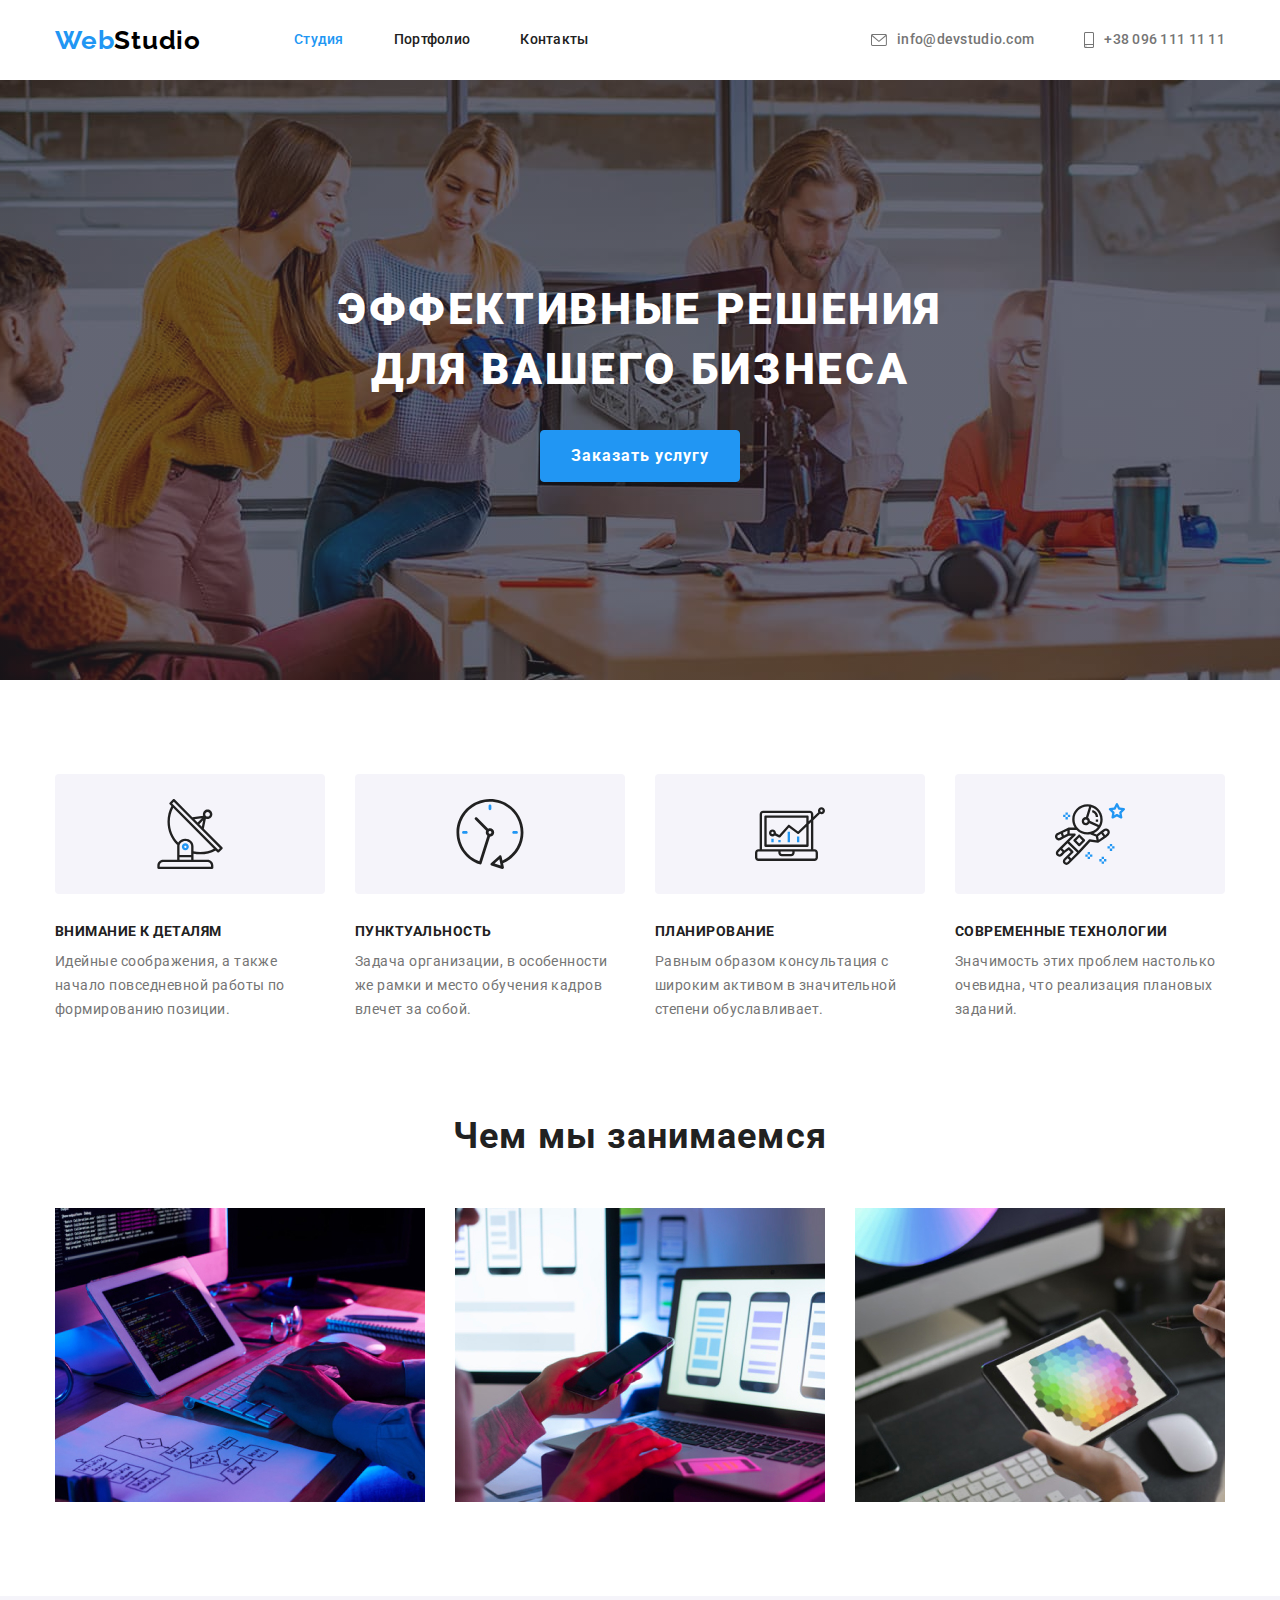
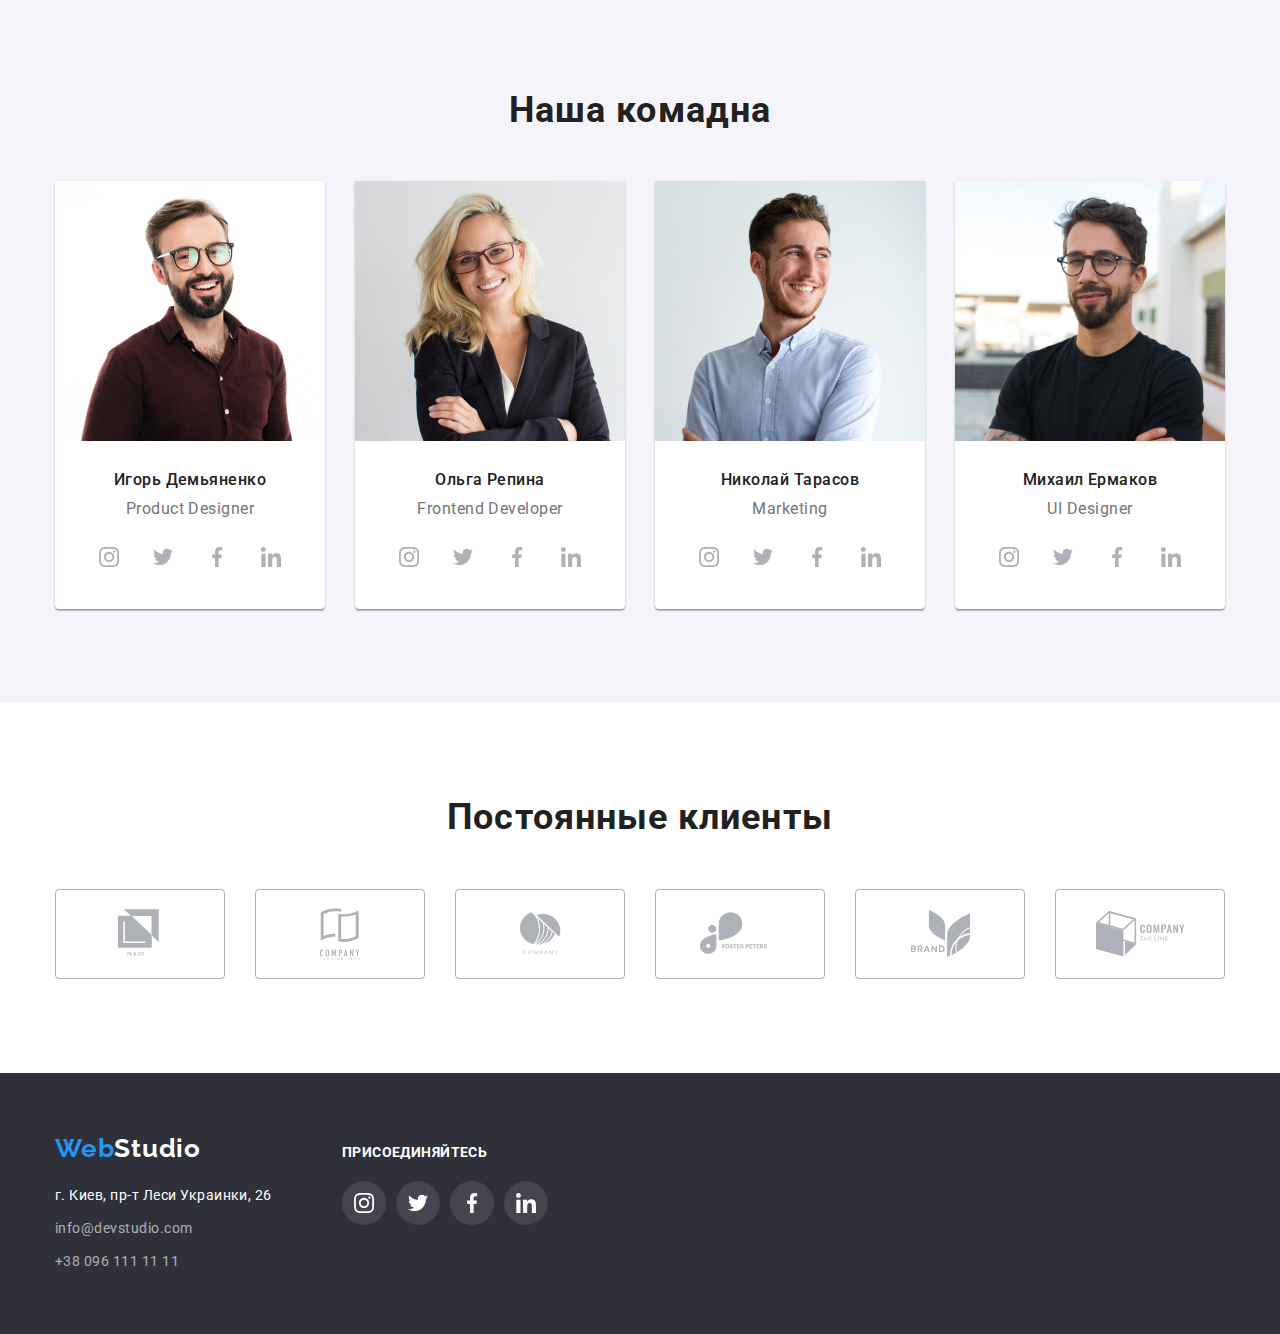
<file: index.html>
<!DOCTYPE html>
<html lang="ru">
<head>
  <meta charset="UTF-8">
  <meta name="viewport" content="width=device-width, initial-scale=1.0">
  <title>WebStudio</title>
  <link rel="stylesheet" 
  href="https://cdnjs.cloudflare.com/ajax/libs/modern-normalize/1.0.0/modern-normalize.min.css">
  <link rel="preconnect" href="https://fonts.gstatic.com">
  <link href="https://fonts.googleapis.com/css2?family=Raleway:wght@700&family=Roboto:wght@400;500;700;900&display=swap" rel="stylesheet">
  <link rel="stylesheet" href="./css/main.css">
</head>
<body>
  <!-- Шапка сайта -->
  <header class="header">
    <div class="container">
      <nav class="navigation">
        <a href="./index.html" class="link logo"><span class="logo-part">Web</span>Studio</a>
        <ul class="site-nav list">
          <li class="nav-item"><a href="./index.html" class="nav-link link current">Студия</a></li>
          <li class="nav-item"><a href="./portfolio.html" class="nav-link link">Портфолио</a></li>
          <li class="nav-item"><a href="#" class="nav-link link">Контакты</a></li>
        </ul>
      </nav>
      <ul class="contact-nav list">
        <li class="nav-item">
          <a href="mailto:info@devstudio.com" class="address-link link">
            <svg class="contact-svg" width="16" height="12">
              <use href="./images/sprite.svg#envelope"></use>
            </svg>
            info@devstudio.com</a></li>
        <li class="nav-item"><a href="tel:+380961111111" class="address-link link">
          <svg class="contact-svg" width="10" height="16">
            <use href="./images/sprite.svg#smartphone"></use>
          </svg>
          +38 096 111 11 11</a></li>
      </ul>
    </div>
  </header>
  <main>
    <!-- Герой -->
    <section class="hero">
      <h1 class="hero-title">Эффективные решения<br /> для вашего бизнеса</h1>
      <button type="button" class="hero-button button">Заказать услугу</button>
    </section>
    <!-- Преимущества -->
    <section class="advantages">
      <div class="container">
        <h2 class="section-title visually-hidden">Почему стоит выбрать нас?</h2>
        <ul class="pick-us list">
          <li class="pick-us-item">
            <div class="pick-us-svg">
              <svg width="70" height="70">
                <use href="./images/sprite.svg#antenna"></use>
              </svg>
            </div>
            <h3 class="adv-title title">Внимание к деталям</h3>
            <p class="description">Идейные соображения, а также начало повседневной работы по формированию позиции.</p>
          </li>
          <li class="pick-us-item">
            <div class="pick-us-svg">
              <svg width="70" height="70">
                <use href="./images/sprite.svg#clock"></use>
              </svg>
            </div>
            <h3 class="adv-title title">Пунктуальность</h3>
            <p class="description">Задача организации, в особенности же рамки и место обучения кадров влечет за собой.</p>
          </li>
          <li class="pick-us-item">
            <div class="pick-us-svg">
              <svg width="70" height="70">
                <use href="./images/sprite.svg#diagram"></use>
              </svg>
            </div>
            <h3 class="adv-title title">Планирование</h3>
            <p class="description">Равным образом консультация с широким активом в значительной степени обуславливает.</p>
          </li>
          <li class="pick-us-item">
            <div class="pick-us-svg">
              <svg width="70" height="70">
                <use href="./images/sprite.svg#astronaut"></use>
              </svg>
            </div>
            <h3 class="adv-title title">Современные технологии</h3>
            <p class="description">Значимость этих проблем настолько очевидна, что реализация плановых заданий.</p>
          </li>
        </ul>
      </div>
    </section>
    <!-- Чем мы занимаемся  -->
    <section class="what-wedo">
      <div class="container">
        <h2 class="wedo-title section-title">Чем мы занимаемся</h2>
        <ul class="wedo-list list">
          <li class="wedo-item"><img src="./images/ourWork1.jpg" alt="Программирование сайта" width="370"></li>
          <li class="wedo-item"><img src="./images/ourWork2.jpg" alt="Адаптирование сайта" width="370"></li>
          <li class="wedo-item"><img src="./images/ourWork3.jpg" alt="Дизайн сайта" width="370"></li>
        </ul>
    </div>
    </section>
    <!-- Наша комадна -->
    <section class="team">
      <div class="container">
        <h2 class="ourt-title section-title">Наша комадна</h2>
          <ul class="our-team list">
           <li class="our-team-item">
              <img src="./images/face1.jpg" alt="Игорь Демьяненко" width="270"> 
              <div class="member-box">
                <h3 class="title">Игорь Демьяненко</h3> 
                <p class="member-job">Product Designer</p>
                <ul class="svg-list list">
                  <li class="svg-list-item">
                    <a href="#" class="svg-link link">
                      <svg class="svg" width="20" height="20">
                        <use href="./images/sprite.svg#instagram"></use>
                      </svg>
                    </a>
                  </li>
                  <li class="svg-list-item">
                    <a href="#" class="svg-link link">
                      <svg class="svg" width="20" height="20">
                        <use href="./images/sprite.svg#twitter"></use>
                      </svg>
                    </a>
                  </li>
                  <li class="svg-list-item">
                    <a href="#" class="svg-link link">
                      <svg class="svg" width="20" height="20">
                        <use href="./images/sprite.svg#facebook"></use>
                      </svg>
                    </a>
                  </li>
                  <li class="svg-list-item">
                    <a href="#" class="svg-link link">
                      <svg class="svg" width="20" height="20">
                        <use href="./images/sprite.svg#linkedin"></use>
                      </svg>
                    </a>
                  </li>
                </ul>
              </div>
            </li>
            <li class="our-team-item">
              <img src="./images/face2.jpg" alt="Ольга Репина" width="270">
              <div class="member-box">
                <h3 class="title">Ольга Репина</h3> 
                <p class="member-job">Frontend Developer</p>
                <ul class="svg-list list">
                  <li class="svg-list-item">
                    <a href="#" class="svg-link link">
                      <svg class="svg" width="20" height="20">
                        <use href="./images/sprite.svg#instagram"></use>
                      </svg>
                    </a>
                  </li>
                  <li class="svg-list-item">
                    <a href="#" class="svg-link link">
                      <svg class="svg" width="20" height="20">
                        <use href="./images/sprite.svg#twitter"></use>
                      </svg>
                    </a>
                  </li>
                  <li class="svg-list-item">
                    <a href="#" class="svg-link link">
                      <svg class="svg" width="20" height="20">
                        <use href="./images/sprite.svg#facebook"></use>
                      </svg>
                    </a>
                  </li>
                  <li class="svg-list-item">
                    <a href="#" class="svg-link link">
                      <svg class="svg" width="20" height="20">
                        <use href="./images/sprite.svg#linkedin"></use>
                      </svg>
                    </a>
                  </li>
                </ul>
              </div>
            </li>
            <li class="our-team-item">
              <img src="./images/face3.jpg" alt="Николай Тарасов" width="270">
              <div class="member-box">
                <h3 class="title">Николай Тарасов</h3> 
                <p class="member-job">Marketing</p>
                <ul class="svg-list list">
                  <li class="svg-list-item">
                    <a href="#" class="svg-link link">
                      <svg class="svg" width="20" height="20">
                        <use href="./images/sprite.svg#instagram"></use>
                      </svg>
                    </a>
                  </li>
                  <li class="svg-list-item">
                    <a href="#" class="svg-link link">
                      <svg class="svg" width="20" height="20">
                        <use href="./images/sprite.svg#twitter"></use>
                      </svg>
                    </a>
                  </li>
                  <li class="svg-list-item">
                    <a href="#" class="svg-link link">
                      <svg class="svg" width="20" height="20">
                        <use href="./images/sprite.svg#facebook"></use>
                      </svg>
                    </a>
                  </li>
                  <li class="svg-list-item">
                    <a href="#" class="svg-link link">
                      <svg class="svg" width="20" height="20">
                        <use href="./images/sprite.svg#linkedin"></use>
                      </svg>
                    </a>
                  </li>
                </ul>
              </div>
            </li>
            <li class="our-team-item">
              <img src="./images/face4.jpg" alt="Михаил Ермаков" width="270">
              <div class="member-box">
                <h3 class="title">Михаил Ермаков</h3> 
                <p class="member-job">UI Designer</p>
                <ul class="svg-list list">
                  <li class="svg-list-item">
                    <a href="#" class="svg-link link">
                      <svg class="svg" width="20" height="20">
                        <use href="./images/sprite.svg#instagram"></use>
                      </svg>
                    </a>
                  </li>
                  <li class="svg-list-item">
                    <a href="#" class="svg-link link">
                      <svg class="svg" width="20" height="20">
                        <use href="./images/sprite.svg#twitter"></use>
                      </svg>
                    </a>
                  </li>
                  <li class="svg-list-item">
                    <a href="#" class="svg-link link">
                      <svg class="svg" width="20" height="20">
                        <use href="./images/sprite.svg#facebook"></use>
                      </svg>
                    </a>
                  </li>
                  <li class="svg-list-item">
                    <a href="#" class="svg-link link">
                      <svg class="svg" width="20" height="20">
                        <use href="./images/sprite.svg#linkedin"></use>
                      </svg>
                    </a>
                  </li>
                </ul>
              </div>
            </li>
          </ul>
      </div>
    </section>
    <!-- Постоянные клиенты -->
    <section class="clients">
      <div class="container">
        <h2 class="clients-title section-title">Постоянные клиенты</h2>
        <ul class="list client-list">
          <li class="client-list-item">
            <a href="" class="client-list-link link">
              <svg class="svg" width="45" height="50">
                <use href="./images/sprite.svg#logo-1"></use>
              </svg>
            </a>
          </li>
          <li class="client-list-item">
            <a href="" class="client-list-link link">
              <svg class="svg" width="40" height="52">
                <use href="./images/sprite.svg#logo-2"></use>
              </svg>
            </a>
          </li>
          <li class="client-list-item">
            <a href="" class="client-list-link link">
              <svg class="svg" width="41" height="43">
                <use href="./images/sprite.svg#logo-3"></use>
              </svg>
            </a>
          </li>
          <li class="client-list-item">
            <a href="" class="client-list-link link">
              <svg class="svg" width="80" height="43">
                <use href="./images/sprite.svg#logo-4"></use>
              </svg>
            </a>
          </li>
          <li class="client-list-item">
            <a href="" class="client-list-link link">
              <svg class="svg" width="59" height="47">
                <use href="./images/sprite.svg#logo-5"></use>
              </svg>
            </a>
          </li>
          <li class="client-list-item">
            <a href="" class="client-list-link link">
              <svg class="svg" width="89" height="46">
                <use href="./images/sprite.svg#logo-6"></use>
              </svg>
            </a>
          </li>
        </ul>
      </div>
    </section>
  </main>
  <!-- Футер -->
  <footer class="footer">
    <div class="container footer-container">
      <div>
        <a href="./index.html" class="logo-footer link logo"><span class="logo-part">Web</span>Studio</a>
        <address class="street-address">
          <p class="str-address">г. Киев, пр-т Леси Украинки, 26</p>
          <ul class="contact-address list">
            <li class="str-address"><a href="mailto:info@devstudio.com" class="link">info@devstudio.com</a></li>
            <li class="str-address"><a href="tel:+380961111111" class="link">+38 096 111 11 11</a></li>
          </ul>
        </address>
      </div>
      <div class="join-us">
        <p class="connected">Присоединяйтесь</p>
        <ul class="joinus-list list">
          <li class="joinus-list-item">
            <a href="#" class="joinus-link link">
              <svg class="svg" width="20" height="20">
                <use href="./images/sprite.svg#instagram"></use>
              </svg>
            </a>
          </li>
          <li class="joinus-list-item">
            <a href="#" class="joinus-link link">
              <svg class="svg" width="20" height="20">
                <use href="./images/sprite.svg#twitter"></use>
              </svg>
            </a>
          </li>
          <li class="joinus-list-item">
            <a href="#" class="joinus-link link">
              <svg class="svg" width="20" height="20">
                <use href="./images/sprite.svg#facebook"></use>
              </svg>
            </a>
          </li>
          <li class="joinus-list-item">
            <a href="#" class="joinus-link link">
              <svg class="svg" width="20" height="20">
                <use href="./images/sprite.svg#linkedin"></use>
              </svg>
            </a>
          </li>
        </ul>

      </div>
    </div>
  </footer>
</body>
</html>
</file>
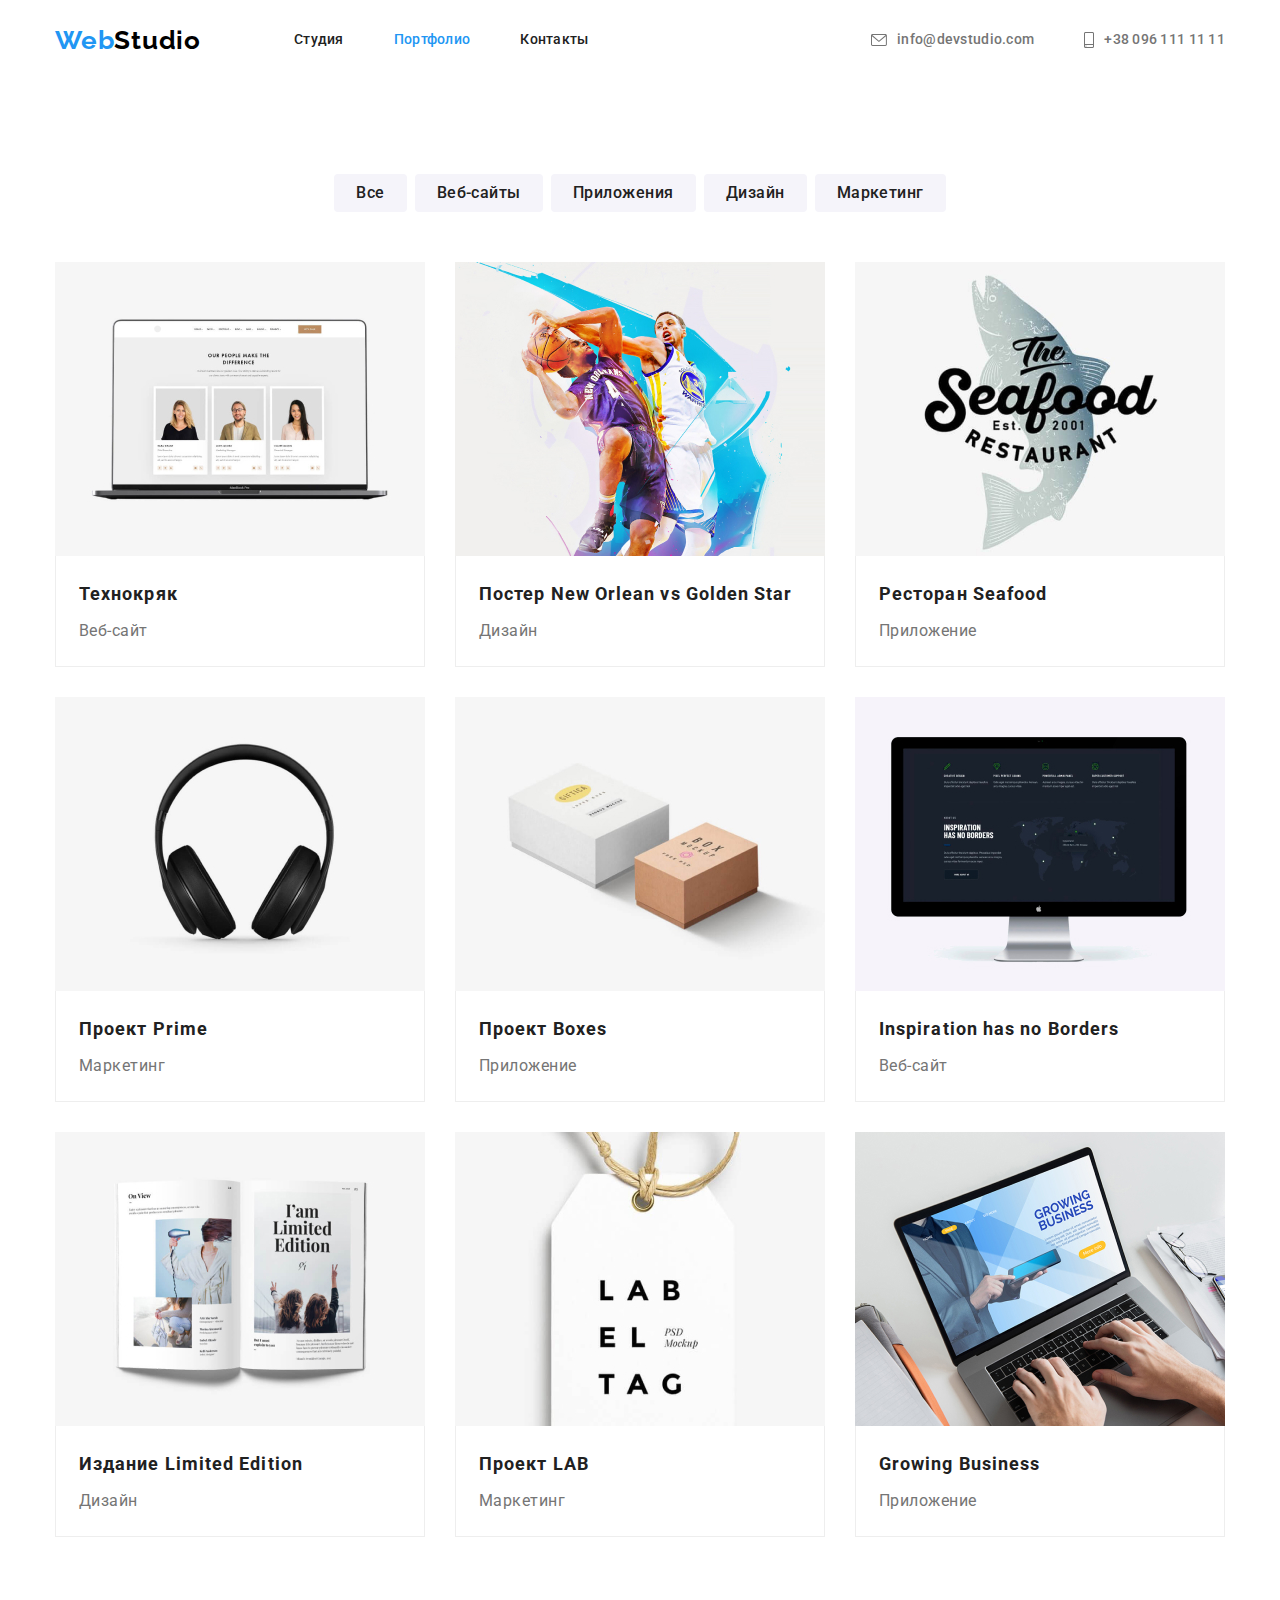
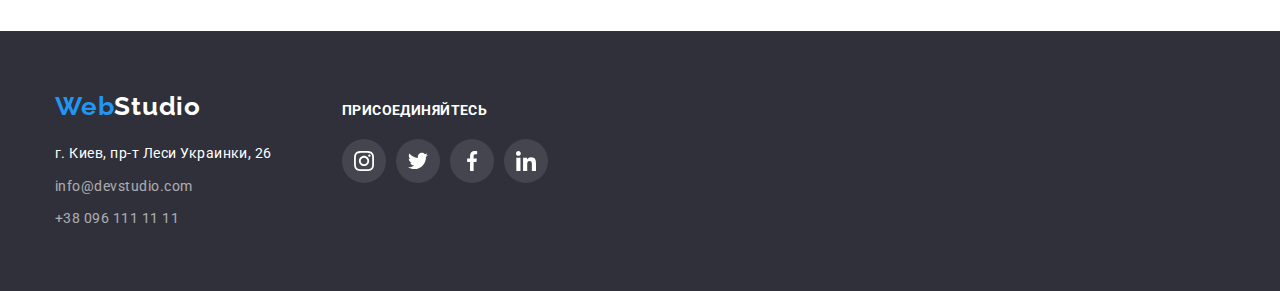
<file: portfolio.html>
<!DOCTYPE html>
<html lang="ru">
<head>
  <meta charset="UTF-8">
  <meta name="viewport" content="width=device-width, initial-scale=1.0">
  <title>WebStudio</title>
  <link rel="stylesheet" 
  href="https://cdnjs.cloudflare.com/ajax/libs/modern-normalize/1.0.0/modern-normalize.min.css">
  <link rel="preconnect" href="https://fonts.gstatic.com">
  <link href="https://fonts.googleapis.com/css2?family=Raleway:wght@700&family=Roboto:wght@400;500;700;900&display=swap" rel="stylesheet">
  <link rel="stylesheet" href="./css/main.css">
</head>
<body>
  <!-- Шапка сайта -->
  <header class="header">
    <div class="container">
      <nav class="navigation">
        <a href="./index.html" class="link logo"><span class="logo-part">Web</span>Studio</a>
        <ul class="site-nav list">
          <li class="nav-item"><a href="./index.html" class="nav-link link">Студия</a></li>
          <li class="nav-item"><a href="./portfolio.html" class="nav-link link current">Портфолио</a></li>
          <li class="nav-item"><a href="#" class="nav-link link">Контакты</a></li>
        </ul>
      </nav>
      <ul class="contact-nav list">
        <li class="nav-item">
          <a href="mailto:info@devstudio.com" class="address-link link">
            <svg class="contact-svg" width="16" height="12">
              <use href="./images/sprite.svg#envelope"></use>
            </svg>
            info@devstudio.com</a></li>
        <li class="nav-item"><a href="tel:+380961111111" class="address-link link">
          <svg class="contact-svg" width="10" height="16">
            <use href="./images/sprite.svg#smartphone"></use>
          </svg>
          +38 096 111 11 11</a></li>
      </ul>
    </div>
  </header>
  <main>
    <!-- Герой -->
    <section class="portfolio">
      <div class="container">
        <h1 class="visually-hidden">Портфолио</h1>
        <ul class="list nav-buttons">
          <li class="btn-item"><button type="button" class="button">Все</button></li>
          <li class="btn-item"><button type="button" class="button">Веб-сайты</button></li>
          <li class="btn-item"><button type="button" class="button">Приложения</button></li>
          <li class="btn-item"><button type="button" class="button">Дизайн</button></li>
          <li class="btn-item"><button type="button" class="button">Маркетинг</button></li>
        </ul>
        <ul class="projects-cards list">
          <li class="project-item">
            <a href="#" class="card link">
              <img src="./images/technoHack.jpg" alt="Главная страница веб-сайта" width="370">
              <div class="cards-text">
                <h2 class="card-title">Технокряк</h2>
                <p>Веб-сайт</p>
              </div>
            </a>
          </li>
          <li class="project-item">
            <a href="#" class="card link">
              <img src="./images/NOvsGS.jpg" alt="Постер баскетбольного матча" width="370">
              <div class="cards-text">
                <h2 class="card-title">Постер New Orlean vs Golden Star</h2>
                <p>Дизайн</p>
              </div>
            </a>
          </li>
          <li class="project-item">
            <a href="#" class="card link">
              <img src="./images/seafoodRest.jpg" alt="Лого ресторана" width="370">
              <div class="cards-text">
                <h2 class="card-title">Ресторан Seafood</h2>
                <p>Приложение</p>
              </div> 
            </a>
          </li>
          <li class="project-item">
            <a href="#" class="card link">
              <img src="./images/projectPrime.jpg" alt="Фотография Наушников" width="370">
              <div class="cards-text">
                <h2 class="card-title">Проект Prime</h2>
                <p>Маркетинг</p>
              </div>
            </a>
          </li>
          <li class="project-item">
            <a href="#" class="card link">
              <img src="./images/projectBoxes.jpg" alt="Фотография коробок" width="370">
              <div class="cards-text">
                <h2 class="card-title">Проект Boxes</h2>
                <p>Приложение</p>
              </div>
            </a>
          </li>
          <li class="project-item">
            <a href="#" class="card link">
              <img src="./images/inspirationHasNoBorders.jpg" alt="Главная страница веб-сайта" width="370">
              <div class="cards-text">
                <h2 lang="en" class="card-title">Inspiration has no Borders</h2>
                <p>Веб-сайт</p>
              </div>
            </a>
          </li>
          <li class="project-item">
            <a href="#" class="card link">
              <img src="./images/limitedEditionPublisher.jpg" alt="Фотография журнала" width="370">
              <div class="cards-text">
                <h2 class="card-title">Издание Limited Edition</h2>
                <p>Дизайн</p>
              </div>
            </a>
          </li>
          <li class="project-item">
            <a href="#" class="card link">
              <img src="./images/projectLAB.jpg" alt="Лого проекта LAB" width="370">
              <div class="cards-text">
                <h2 class="card-title">Проект LAB</h2>
                <p>Маркетинг</p>
              </div>
            </a>
          </li>
          <li class="project-item">
            <a href="#" class="card link">
              <img src="./images/growingBusiness.jpg" alt="Главная страница веб-сайта" width="370">
              <div class="cards-text">
                <h2 lang="en" class="card-title">Growing Business</h2>
                <p>Приложение</p>
              </div>
            </a>
          </li>
        </ul>
      </div>
    </section>
  </main>
  <!-- Футер -->
  <footer class="footer">
    <div class="container footer-container">
      <div>
        <a href="./index.html" class="logo-footer link logo"><span class="logo-part">Web</span>Studio</a>
        <address class="street-address">
          <p class="str-address">г. Киев, пр-т Леси Украинки, 26</p>
          <ul class="contact-address list">
            <li class="str-address"><a href="mailto:info@devstudio.com" class="link">info@devstudio.com</a></li>
            <li class="str-address"><a href="tel:+380961111111" class="link">+38 096 111 11 11</a></li>
          </ul>
        </address>
      </div>
      <div class="join-us">
        <p class="connected">Присоединяйтесь</p>
        <ul class="joinus-list list">
          <li class="joinus-list-item">
            <a href="#" class="joinus-link link">
              <svg class="svg" width="20" height="20">
                <use href="./images/sprite.svg#instagram"></use>
              </svg>
            </a>
          </li>
          <li class="joinus-list-item">
            <a href="#" class="joinus-link link">
              <svg class="svg" width="20" height="20">
                <use href="./images/sprite.svg#twitter"></use>
              </svg>
            </a>
          </li>
          <li class="joinus-list-item">
            <a href="#" class="joinus-link link">
              <svg class="svg" width="20" height="20">
                <use href="./images/sprite.svg#facebook"></use>
              </svg>
            </a>
          </li>
          <li class="joinus-list-item">
            <a href="#" class="joinus-link link">
              <svg class="svg" width="20" height="20">
                <use href="./images/sprite.svg#linkedin"></use>
              </svg>
            </a>
          </li>
        </ul>

      </div>
    </div>
  </footer>
</body>
</html>
</file>
<file: css/main.css>
* {
  margin: 0;
  padding: 0;
}
/* Переменные цвета */
:root {
  --primary-text-color: #757575;
  --title-text-color: #212121;
  --accent-color: #2196f3;
  --primary-background-color: #ffffff;
  --secondary-background-color: #2f303a;
  --svg-primary-color: #AFB1B8;
}
/* *************************************************** */
/* Стилизация частей страницы */
header {
  background-color: var(--primary-background-color);
}
body {
  background-color: var(--primary-background-color);
  color: var(--primary-text-color);

  font-family: Roboto, sans-serif;
  letter-spacing: 0.03em;
}
footer {
  background-color: var(--secondary-background-color);
}
address{
  font-style: normal;
}
img {
  display: block;
  max-width: 100%;
}
/* *************************************************** */
/* Общие правила */
.list {
  list-style: none;
}
.link {
  text-decoration: none;
}
.button {
  text-decoration: none;
  border: none;
  
}
.button:focus {
  border-color: var(--accent-color);
}
.visually-hidden {
  /*
  position: absolute;
  clip: rect(1px 1px 1px 1px);  IE6, IE7 
  clip: rect(1px, 1px, 1px, 1px);
  padding: 0 !important;
  border: 0 !important;
  height: 1px !important;
  width: 1px !important;
  overflow: hidden; 
  */
  display: none;
}
.container {
  width: 1200px;
  margin-left: auto;
  margin-right: auto;
  padding: 0 15px;
}
.svg {
  fill: currentColor;
}
/* *************************************************** */
/* Стилизация лого */
.logo {
  margin-right: 93px;
  color:#000000;
  font-family: Raleway, cursive;
  letter-spacing: 0.03em;
  font-weight: 700;
  font-size: 26px;
  line-height: 1.19;
}
.logo-footer {
  color: var(--primary-background-color);
  display: inline-block;
  margin-bottom: 20px;
  margin-right: auto;
  padding-right: auto;
}
.logo-part {
  color: var(--accent-color);
}
.logo-header:focus,
.logo-footer:focus {
  color: var(--accent-color);
}
/* *************************************************** */
/* Стилизация навбара */
.header .container {
  display: flex;
  align-items: center;
}
.navigation {
  display: flex;
  align-items: center;
  height: 80px;
}
.site-nav {
  display: flex;
  padding-left: 0;
  margin: 0;
}
.nav-item:not(:last-child) {
  margin-right: 50px;
}
.nav-link, .address-link {
  align-items: center;
  display: flex;
  padding-top: 32px;
  padding-bottom: 32px;
}
.site-nav .link {
  color: var(--title-text-color);

  font-weight: 500;
  font-size: 14px;
  line-height: 1.14;
  letter-spacing: 0.02em;
}
.site-nav .link:hover,
.site-nav .link:focus {
  color: var(--accent-color);
}
.site-nav .link.current {
  color: var(--accent-color);
}
/* *************************************************** */
/* Стилизация навбар адреса */
.contact-nav {
  display: flex;
  margin-left: auto;
  margin-top: 0;
  margin-bottom: 0;
  padding-left: 0;
}
.contact-nav .link {
  color: var(--primary-text-color);
  font-weight: 500;
  font-size: 14px;
  line-height: 1.14;
  letter-spacing: 0.02em;
}
.contact-nav .link:hover,
.contact-nav .link:focus {
  color: var(--accent-color);
}
.contact-svg {
  margin-right: 10px;
  fill: currentColor;
}
/* *************************************************** */
/* Стилизация футера */
.footer {
  padding: 60px 0;
}
.footer-container {
  display: flex;
  align-items: baseline;
}
.street-address {
  display: block;
  color: var(--primary-background-color);

  font-size: 14px;
  line-height: 1.71;
}
.str-address:not(:last-child) {
  margin-bottom: 9px;
}
.contact-address .link {
  color: var(--primary-background-color);
  opacity: 60%;

  font-size: 14px;
  line-height: 1.71;
}
.contact-address .link:hover,
.contact-address .link:focus {
  color: var(--accent-color);
}
.join-us {
  margin-left: 70px;
}
.connected {
  color: var(--primary-background-color);
  margin-bottom: 20px;
  
  font-weight: 700;
  font-size: 14px;
  line-height: 1.14;
  letter-spacing: 0.03em;
  text-transform: uppercase;
}
.joinus-list {
  display: flex;
}
.joinus-list-item:not(:last-child) {
  margin-right: 10px;
}
.joinus-link {
  width: 44px;
  height: 44px;
  border-radius: 50%;
  display: flex;
  justify-content: center;
  align-items: center;
  color: var(--primary-background-color);
  background-color: rgba(255, 255, 255, 0.1);
}
.joinus-link:hover,
.joinus-link:focus {
  background-color: var(--accent-color);
}
/* *************************************************** */
/* Стилизация index.html */
/* Общие стилизации секций */
.section-title {
  color: var(--title-text-color);

  letter-spacing: 0.03em;
  font-weight: 700;
  font-size: 36px;
  line-height: 1.16;
  text-align: center;
}
/* *************************************************** */
/* Стилизация героя */
.hero {
  background-color: var(--secondary-background-color);
  max-width: 1600px;
  height: 600px;
  background-position: center;
  margin-left: auto;
  margin-right: auto;
  background-image: linear-gradient(
    rgba(47, 48, 58, 0.4),
    rgba(47, 48, 58, 0.4)
  ),
  url(../images/hero-background.jpg);
  text-align: center;
  padding-top: 200px;
  padding-bottom: 200px;
}
.hero-title {
  color: var(--primary-background-color);
  padding-left: auto;
  padding-right: auto;
  margin-bottom: 30px;

  font-weight: 900;
  font-size: 44px;
  line-height: 1.36;
  /* or 136% */
  text-align: center;
  letter-spacing: 0.06em;
  text-transform: uppercase;
}
.hero-button {
  background-color: var(--accent-color);
  color: var(--primary-background-color);

  min-width: 200px;
  border-radius: 4px;
  border: 1px solid var(--accent-color);
  padding: 10px 30px;

  font-family: inherit;
  font-weight: 700;
  font-size: 16px;
  line-height: 1.87;
  letter-spacing: 0.06em;
  /* identical to box height, or 187% */
  text-align: center;
}
/* *************************************************** */
/* Стилизация секции "Почему стоит выбрать нас?" */
.advantages {
  padding: 94px 0;
}
.adv-title {
  margin-bottom: 10px;
}
.pick-us{
  display: flex;
  padding-left: 0;
  margin: 0;
  font-size: 14px;
  line-height: 1.71;
}
.pick-us-item {
  width: 270px;
}
.pick-us-item:not(:last-child) {
  margin-right: 30px;
}
.pick-us .title {
  color: var(--title-text-color);

  font-weight: 700;
  font-size: 14px;
  line-height: 1.14;
  text-transform: uppercase;
}
.pick-us-svg {
  height: 120px;
  background-color: #F5F4FA;
  display: flex;
  align-items: center;
  justify-content: center;
  margin-bottom: 30px;

  border-radius: 4px;
}
/* *************************************************** */
/* Cтилизация секции "Чем мы занимаемся" */
.what-wedo {
  padding: 0 0 94px 0;
}
.wedo-title, .clients-title {
  margin-bottom: 50px;
}
.wedo-list {
  display: flex;
  padding-left: 0;
  margin-top: 0;
  margin-bottom: 0;
}
.wedo-item:not(:last-child) {
  margin-right: 30px;
}
/* *************************************************** */
/* Стилизация секции "Наша команда" */
.team {
  padding: 94px 0;
  background-color: #f5f4fa;
}
.ourt-title {
  margin-bottom: 50px;
}
.our-team {
  display: flex;
  margin-top: 0;
  margin-bottom: 0;
  padding-left: 0;

  font-size: 16px;
  line-height: 1.18;
  /* identical to box height */
  text-align: center;
}
.our-team .title {
  color: var(--title-text-color);

  font-weight: 500;
  font-size: 16px;
  line-height: 1.18;
  /* identical to box height */
  text-align: center;
}
.our-team-item:not(:last-child) {
  margin-right: 30px;
}
.our-team-item {
  width: 270px;
  background-color: var(--primary-background-color);
  box-shadow: 0px 1px 3px rgba(0, 0, 0, 0.12), 0px 1px 1px rgba(0, 0, 0, 0.14), 0px 2px 1px rgba(0, 0, 0, 0.2);
  border-radius: 0px 0px 4px 4px;
}
.member-box {
  padding: 30px 20px;
}
.member-box .title {
  margin-bottom: 10px;
}
.member-job {
  margin-bottom: 16px;
}
.svg-list {
  display: flex;
  justify-content: center;
}
.svg-list-item:not(:last-child) {
  margin-right: 10px;
}
.svg-link {
  width: 44px;
  height: 44px;
  border-radius: 50%;
  display: flex;
  justify-content: center;
  align-items: center;
  color: var(--svg-primary-color);
}
.svg-link:hover,
.svg-link:focus {
  color : var(--primary-background-color);
  background-color: var(--accent-color);
}
/* *************************************************** */
/* Стилизация секции "Постоянные клиенты" */
.clients {
  padding: 94px 0;
}
.client-list {
  display: flex;
  width: 1170px;
}
.client-list-item:not(:last-child) {
  margin-right: 30px;
}
.client-list-item{
  width:170px;
  height: 90px;
}
.client-list-link {
  display: flex;
  align-items: center;
  justify-content: center;
  height: 100%;
  width: 100%;
  border: 1px solid var(--svg-primary-color);
  border-radius: 4px;
  color: var(--svg-primary-color);
}
.client-list-link:hover,
.clent-list-link:focus {
  border-color: var(--accent-color);
  color: var(--accent-color);
}
.client-svg {
  fill: currentColor;
}
/* *************************************************** */
/* Стилизация portfolio.html */
.bottom-underline {
  border: 1px solid #ececec;
}
.portfolio {
  padding-top: 94px;
  padding-bottom: 94px;
}
/* *************************************************** */
/* Стилизация кнопок */
.nav-buttons {
  display: flex;
  justify-content: center;
  margin-bottom: 50px;
  margin-top: 0;
  margin-left: 0;
}
.nav-buttons .button {
  background-color: #f5f4fa;
  color: #212121;
  padding: 6px 22px;
  border-radius: 4px;

  font-family: inherit;
  font-weight: 500;
  font-size: 16px;
  line-height: 1.62;
  letter-spacing: 0.03em;
  /* identical to box height, or 162% */
  text-align: center;
} 
.nav-buttons .button:hover,
.nav-buttons .button:focus {
  background-color: var(--accent-color);
  color: var(--primary-background-color);
}
.btn-item:not(:last-child) {
  margin-right: 8px;
}
/* *************************************************** */
/* Стилизация карточек */
.projects-cards {
  display: flex;
  flex-wrap: wrap;
  padding: 0;
  margin: 0;
}
.project-item {
  margin-right: 30px;
  margin-bottom: 30px;
  width: 370px;
}
.project-item:nth-child(3n){
  margin-right: 0px;
}
.project-item:nth-last-child(-n + 3){
  margin-bottom: 0px;
}
.card {
  color: var(--primary-text-color);
  display:block;
  font-size: 16px;
  line-height: 1.87;
  
}
 .card:hover,
 .card:focus {
  box-shadow: 0px 1px 1px rgba(0, 0, 0, 0.12), 0px 4px 4px rgba(0, 0, 0, 0.06), 1px 4px 6px rgba(0, 0, 0, 0.16);
}
.cards-text {
  padding: 20px 23px;
  border-right: 1px solid #eeeeee;
  border-left: 1px solid #eeeeee;
  border-bottom: 1px solid #eeeeee;
  box-sizing: border-box;
}
.card-title {
  color: var(--title-text-color);
  margin-bottom: 4px;

  font-weight: 700;
  font-size: 18px;
  line-height: 2;
  /* identical to box height, or 200% */
  letter-spacing: 0.06em;
}
</file>
